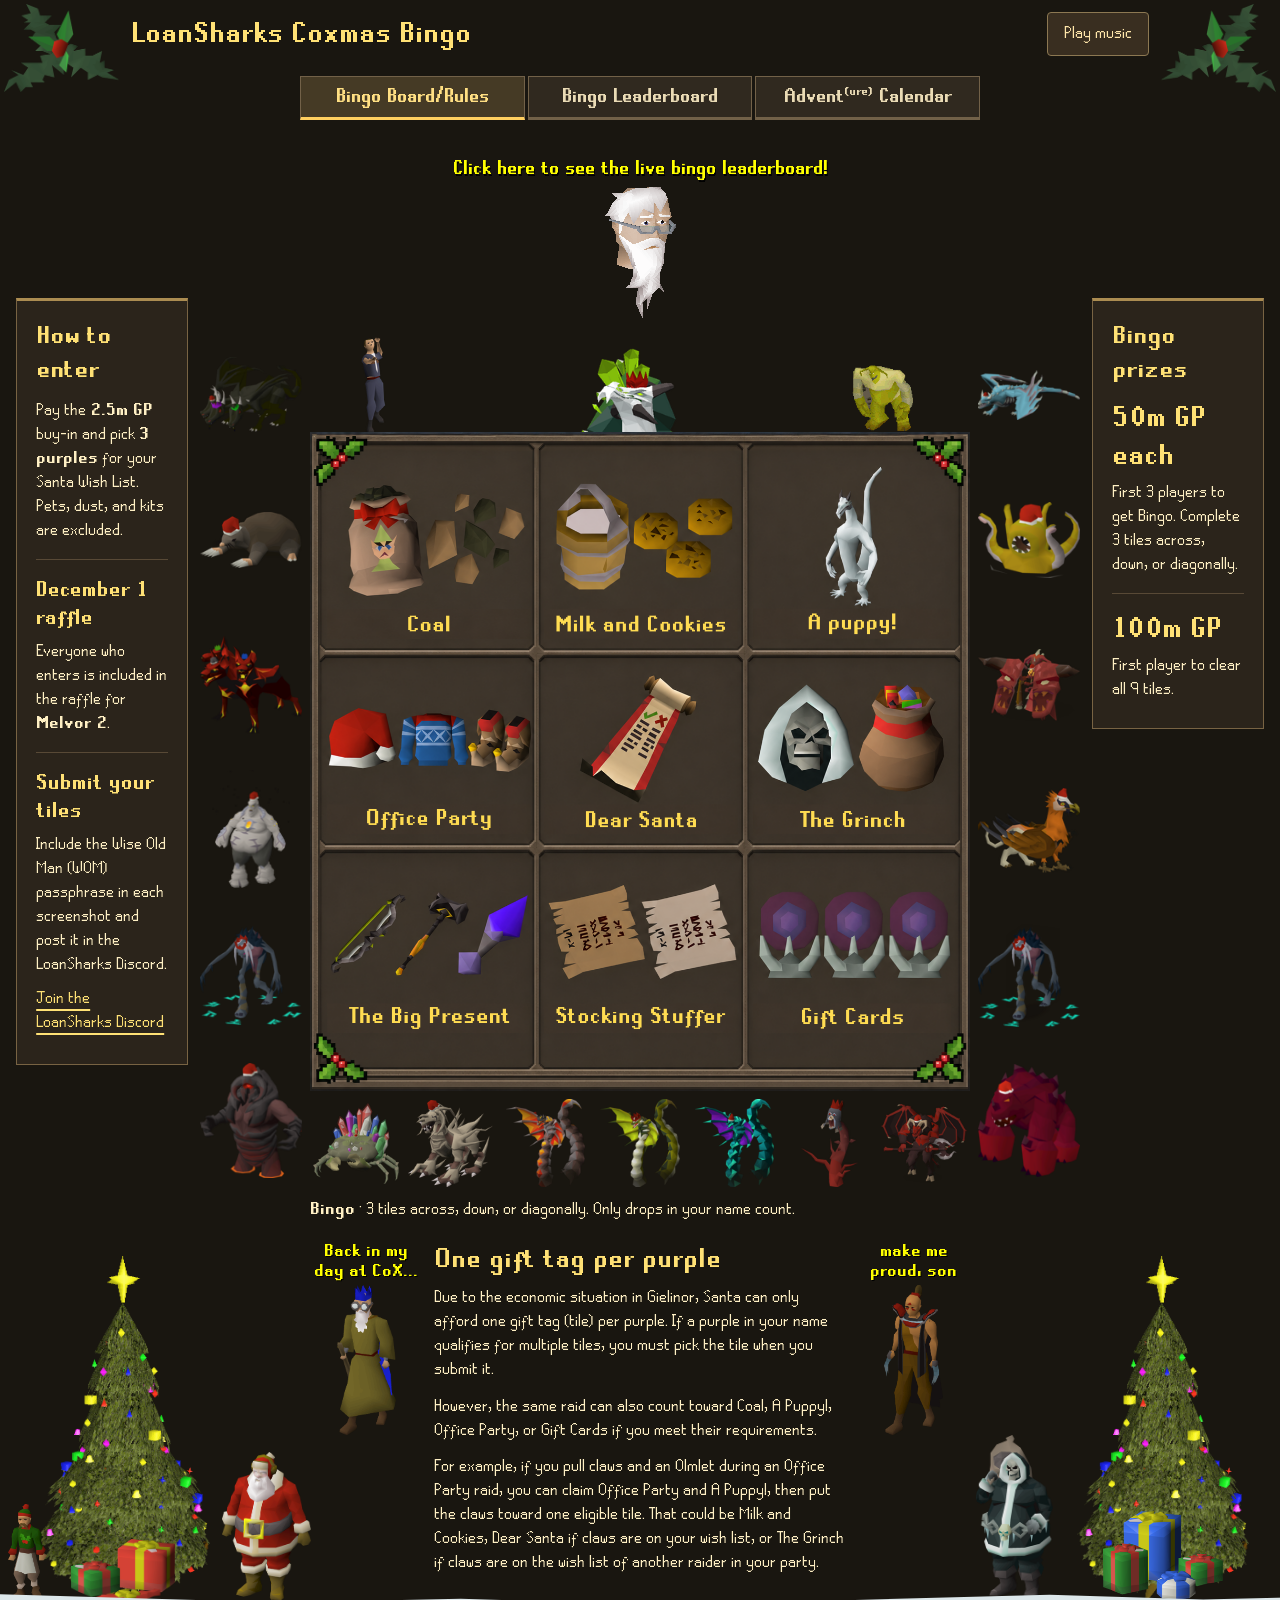
<file: index.html>
<!doctype html>
<html lang="en">
<head>
<meta charset="utf-8">
<meta name="viewport" content="width=device-width,initial-scale=1">
<title>LoanSharks Coxmas Bingo</title>
<link rel="stylesheet" href="./css/site.css">
<link rel="stylesheet" href="./css/winter.css">
<link rel="stylesheet" href="./css/board.css">
</head>
<body>
<header class="site-header">
<h1>LoanSharks Coxmas Bingo</h1>
<button type="button" id="music-toggle" title="Scape Santa">Mute music</button>
</header>
<nav class="event-tabs" aria-label="Coxmas event">
<a href="index.html" aria-current="page"><span>Bingo Board/Rules</span></a>
<a href="progress.html"><span>Bingo Leaderboard</span></a>
<a href="calendar.html"><span>Advent<sup>(ure)</sup> Calendar</span></a>
</nav>
<div class="event-layout">
<main>
<div class="keeper-row"><a class="keeper-link" href="progress.html"><span>Click here to see the live bingo leaderboard!</span><img alt="Record Keeper" width="71" height="131" src="./assets/images/record-keeper.png"></a></div>
<div class="arena">
<div class="boss-cast left" aria-hidden="true"><img alt="" title="King Black Dragon" src="./assets/images/king-black-dragon.png"><img alt="" title="Giant Mole" src="./assets/images/giant-mole.png"><img alt="" title="Cerberus" src="./assets/images/cerberus.png"><img alt="" title="Pestilent Bloat" src="./assets/images/pestilent-bloat.png"><img alt="" title="The Nightmare" src="./assets/images/the-nightmare.png"><img alt="" title="TzKal-Zuk" src="./assets/images/tzkal-zuk.png"></div>
<div class="boss-cast right" aria-hidden="true"><img alt="" title="Vorkath" src="./assets/images/vorkath.png"><img alt="" title="Kraken" src="./assets/images/kraken.png"><img alt="" title="Doom of Mokhaiotl" src="./assets/images/doom-of-mokhaiotl.png"><img alt="" title="Shellbane gryphon" src="./assets/images/shellbane-gryphon.png"><img alt="" title="Phosani&#x27;s Nightmare" src="./assets/images/phosani-s-nightmare.png"><img alt="" title="TzTok-Jad" src="./assets/images/tztok-jad.png"></div>
<div aria-hidden="true" class="snowfight"><span class="festive-olm"></span><span class="thrower"></span><span class="missile"></span><span class="gublinch"></span></div>
<div class="board">
</div>
<div class="boss-cast foot" aria-hidden="true"><img alt="" title="Gemstone Crab" src="./assets/images/gemstone-crab.png"><img alt="" title="Corporeal Beast" src="./assets/images/corporeal-beast.png"><img alt="" title="Zulrah (magma)" src="./assets/images/zulrah-magma.png"><img alt="" title="Zulrah (serpentine)" src="./assets/images/zulrah-serpentine.png"><img alt="" title="Zulrah (tanzanite)" src="./assets/images/zulrah-tanzanite.png"><img alt="" title="Vardorvis&#x27; Head" src="./assets/images/vardorvis-head.png"><img alt="" title="Yama" src="./assets/images/yama.png"></div></div>
<p><strong>Bingo</strong> · 3 tiles across, down, or diagonally. Only drops in your name count.</p>
<p id="rule" role="status"></p>
<section class="gift-rules" aria-labelledby="gift-tag-title">
  <figure class="gift-guide">
    <figcaption class="gift-speech">Back in my day at CoX...</figcaption>
    <img alt="Wise Old Man" width="354" height="905" src="./assets/images/wise-old-man.png">
  </figure>
  <div>
  <h2 id="gift-tag-title">One gift tag per purple</h2>
    <p>Due to the economic situation in Gielinor, Santa can only afford one gift tag (tile) per purple. If a purple in your name qualifies for multiple tiles, you must pick the tile when you submit it.</p>
    <p>However, the same raid can also count toward Coal, A Puppy!, Office Party, or Gift Cards if you meet their requirements.</p>
    <p>For example, if you pull claws and an Olmlet during an Office Party raid, you can claim Office Party and A Puppy!, then put the claws toward one eligible tile. That could be Milk and Cookies, Dear Santa if claws are on your wish list, or The Grinch if claws are on the wish list of another raider in your party.</p>
  </div>
  <figure class="gift-guide">
    <figcaption class="gift-speech">make me proud, son</figcaption>
    <img alt="Duradel" width="393" height="1005" src="./assets/images/duradel.png">
  </figure>
</section>

</main>
<aside class="event-panel entry" aria-labelledby="entry-title">
  <h2 id="entry-title">How to enter</h2>
  <p>Pay the <strong>2.5m GP</strong> buy-in and pick <strong>3 purples</strong> for your Santa Wish List. Pets, dust, and kits are excluded.</p>
  <h3>December 1 raffle</h3>
  <p>Everyone who enters is included in the raffle for <strong>Melvor 2</strong>.</p>
  <h3>Submit your tiles</h3>
  <p>Include the Wise Old Man (WOM) passphrase in each screenshot and post it in the LoanSharks Discord.</p>
  <a class="discord-invite" href="https://discord.gg/LoanSharks" target="_blank" rel="noopener noreferrer">Join the LoanSharks Discord</a>
</aside>
<aside class="event-panel prizes" aria-labelledby="prizes-title">
  <h2 id="prizes-title">Bingo prizes</h2>
  <p><strong class="amount">50m GP each</strong>First 3 players to get Bingo. Complete 3 tiles across, down, or diagonally.</p>
  <p><strong class="amount">100m GP</strong>First player to clear all 9 tiles.</p>
</aside>
</div>
<div class="winter-cast" aria-hidden="true">
<div class="winter-group santa"></div>
<div class="winter-group anti"></div></div>
<div id="snowfall" aria-hidden="true"></div>
<div class="snowbank" aria-hidden="true"></div>
<!-- Scape Santa, Old School RuneScape. Music by Jagex. Source: https://oldschool.runescape.wiki/w/Scape_Santa -->
<audio id="music" preload="auto" loop src="./assets/audio/scape-santa.mp3">
</audio>
<script src="./js/tiles.js"></script>
<script src="./js/board.js"></script>
<script src="./js/music.js"></script>
<script src="./js/snowball.js"></script>
</body>
</html>
</file>
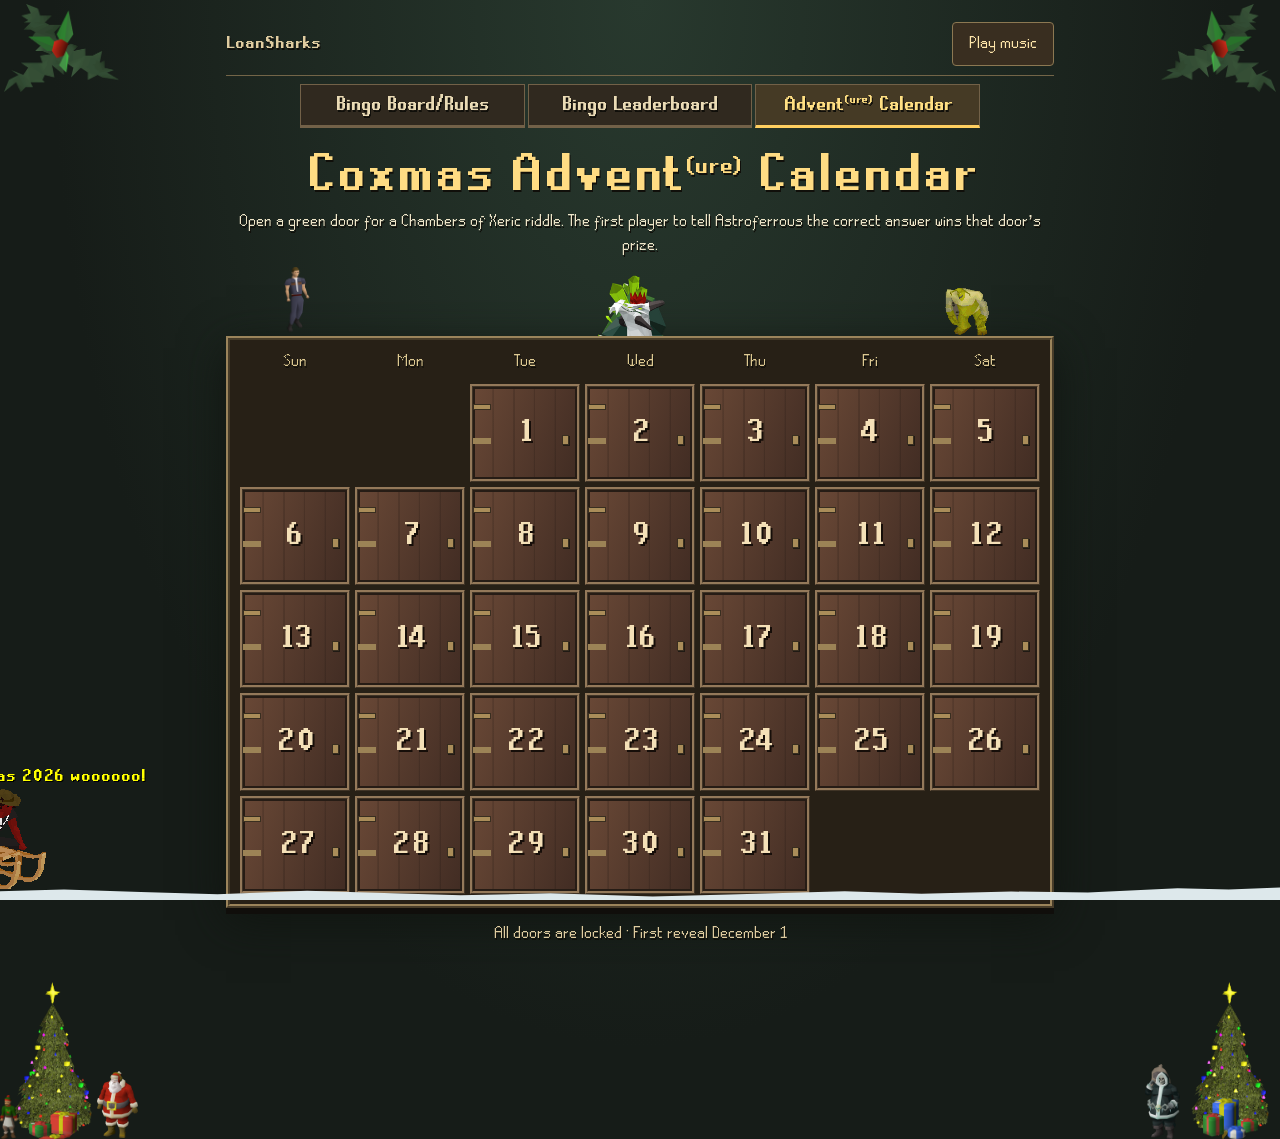
<file: calendar.html>
<!doctype html>
<html lang="en">
<head>
<meta charset="utf-8">
<meta name="viewport" content="width=device-width,initial-scale=1">
<title>LoanSharks Coxmas Advent(ure) Calendar</title>
<script>
// Paste released door lines from the host key between the braces. Keep earlier lines.
const RELEASED_DOORS = {
};
</script>
<script src="./js/sealed-riddles.js"></script>
<link rel="stylesheet" href="./css/site.css">
<link rel="stylesheet" href="./css/winter.css">
<link rel="stylesheet" href="./css/calendar.css">
</head>
<body>
<main>
<header><strong>LoanSharks</strong><button id="music-toggle" type="button">Play music</button>
</header>
<nav class="event-tabs" aria-label="Coxmas event">
<a href="index.html"><span>Bingo Board/Rules</span></a>
<a href="progress.html"><span>Bingo Leaderboard</span></a>
<a href="calendar.html" aria-current="page"><span>Advent<sup>(ure)</sup> Calendar</span></a>
</nav>
<h1>Coxmas <span class="wordmark">Advent<sup>(ure)</sup></span> Calendar</h1><p class="intro">Open a green door for a Chambers of Xeric riddle. The first player to tell Astroferrous the correct answer wins that door’s prize.</p>
<div aria-hidden="true" class="snowfight"><span class="festive-olm"></span><span class="thrower"></span><span class="missile"></span><span class="gublinch"></span></div>
<div class="frame">
<div class="grid" id="doors" aria-label="December doors"></div></div>
<p id="status"></p>
</main><!-- Custom player model with a fedora, dark clothing, slippers and waxed sled. OSRS sequence 1462, six frames at 80ms. Game art © Jagex. -->
<div class="sled-run" aria-hidden="true">
<div class="sled-rider"><span>LoanSharks Coxmas 2026 woooooo!</span><img alt="" src="./assets/images/sled-rider.webp"><i></i><i></i></div></div>
<dialog aria-labelledby="date" aria-describedby="message"><h2 id="date"></h2>
<p id="message"></p><form method="dialog"><button>Close door</button></form>
</dialog>
<div class="winter-cast" aria-hidden="true">
<div class="winter-group santa"></div>
<div class="winter-group anti"></div></div>
<div id="snowfall" aria-hidden="true"></div>
<div class="snowbank" aria-hidden="true"></div>
<!-- A Festive Party, Old School RuneScape. Music by Jagex. Source: https://oldschool.runescape.wiki/w/A_Festive_Party -->
<audio id="music" preload="auto" loop src="./assets/audio/a-festive-party.mp3">
</audio>
<script src="./js/calendar.js"></script>
<script src="./js/music.js"></script>
<script src="./js/snowball.js"></script>
</body>
</html>
</file>
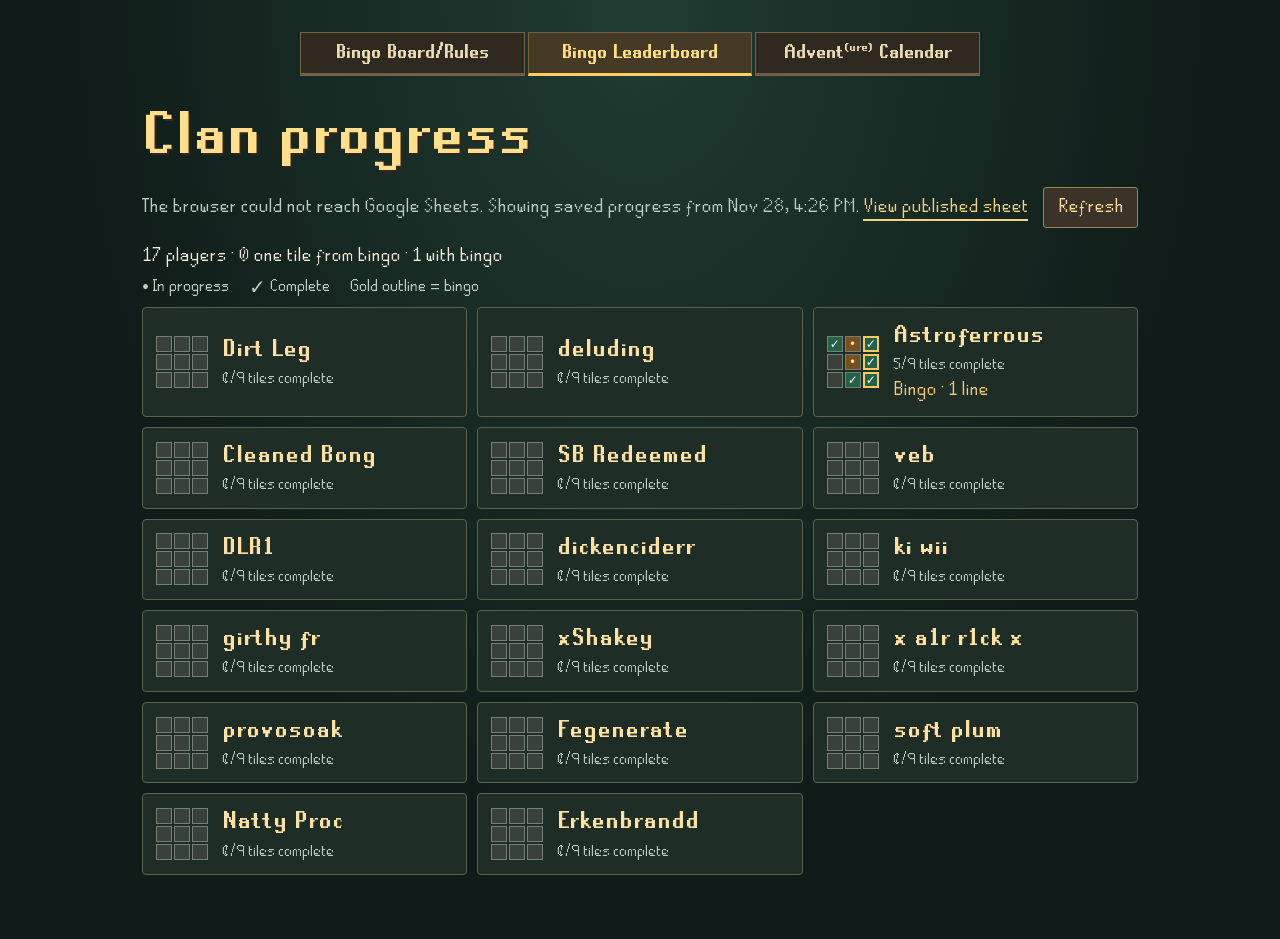
<file: progress.html>
<!doctype html>
<html lang="en">
<head>
<meta charset="utf-8">
<meta name="viewport" content="width=device-width,initial-scale=1">
<meta name="theme-color" content="#10221e">
<title>Player progress · LoanSharks Coxmas</title>
<link rel="stylesheet" href="./css/site.css">
<link rel="stylesheet" href="./css/leaderboard.css">
</head>
<body>
<main>
<nav class="event-tabs" aria-label="Coxmas event">
<a href="index.html"><span>Bingo Board/Rules</span></a>
<a href="progress.html" aria-current="page"><span>Bingo Leaderboard</span></a>
<a href="calendar.html"><span>Advent<sup>(ure)</sup> Calendar</span></a>
</nav>
<h1 id="title">Clan progress</h1>
<div class="toolbar"><span class="status" id="status" role="status">Reading the published tracker…</span><button id="refresh" type="button">Refresh</button></div>
<section id="content">
</section>
</main>
<script src="./js/tiles.js"></script>
<script src="./js/tracker-snapshot.js"></script>
<script src="./js/tracker-data.js"></script>
<script src="./js/leaderboard.js"></script>
</body>
</html>
</file>
<file: css/site.css>
/* RuneLite client fonts. */
@font-face { font-family:"RuneScape"; font-weight:400; src:url("../assets/fonts/runescape.ttf") format("truetype"); }
@font-face { font-family:"RuneScape"; font-weight:700; src:url("../assets/fonts/runescape-bold.ttf") format("truetype"); }

.event-tabs { display:grid; grid-template-columns:repeat(3,minmax(0,1fr)); gap:3px;
  width:calc(100% - 24px); max-width:680px; margin:8px auto 16px;
  font:700 22px/1 RuneScape,sans-serif; text-align:center; }
.event-tabs a { display:flex; align-items:center; justify-content:center;
  min-width:0; min-height:44px; padding:6px 4px; text-decoration:none;
  color:#eadbb5; background:#30291f; border:1px solid #726148; border-bottom:3px solid #726148; }
.event-tabs a[aria-current="page"] { color:#ffdf83; background:#453a25; border-bottom-color:#ffcf60; }
.event-tabs a:hover { background:#50412c; }
.event-tabs a:focus-visible { outline:2px solid #fff2cc; outline-offset:1px; }
.event-tabs sup { font-size:.65em; vertical-align:super; line-height:0; }
@media(max-width:560px){ .event-tabs { font-size:18px; } }
</file>
<file: css/winter.css>
button { font:inherit; }
* { box-sizing: border-box; }
body { margin: 0; min-height: 100vh; background: #191610; color: #fff0c4; font: 20px/1.2 "RuneScape",sans-serif; }
main { width: min(100%, 760px); margin: auto; padding: 12px; }
h1 { margin: 0; color: #ffe175; font: bold 32px/1 "RuneScape",sans-serif; }
p { margin: .4rem 0 .8rem; }
button { position:relative; min-width:0; min-height:0; border:0; background:#211b15; padding:0; cursor:pointer; perspective:800px; }
button:focus-visible { outline:3px solid #ffe175; outline-offset:-3px; z-index:1; }
main { padding-bottom:40px; }

#music-toggle { background:#392e20; border:1px solid #8c7852; color:#ffe6aa; border-radius:4px; font:inherit; padding:.4em .8em; min-height:44px; }
#snowfall,.snowbank { position:fixed; inset:0; overflow:hidden; pointer-events:none; z-index:2; }
.flake { position:absolute; top:-8px; background:#fff; border-radius:50%; animation:fall linear infinite; }
@keyframes fall { to { transform:translate(20px,calc(100vh + 12px)); } }
.snowbank { top:auto; height:16px; background:#dde8eb; clip-path:polygon(0 46%,5% 35%,11% 50%,17% 64%,24% 42%,30% 56%,36% 70%,43% 58%,51% 78%,57% 65%,66% 46%,72% 61%,79% 47%,85% 53%,92% 27%,96% 34%,100% 22%,100% 100%,0 100%); }
@media (prefers-reduced-motion:reduce) { #snowfall { display:none; } .flake { animation:none; } }


/* Seasonal scenery and NPC art via the OSRS Wiki, © Jagex. */
.winter-cast { --tree:url("../assets/images/christmas-tree.png"); pointer-events:none; }
.winter-group {
  position:fixed; bottom:5px; width:min(250px,calc((100vw - 760px) / 2 - 12px),30vh);
  aspect-ratio:1 / 1.12; background-repeat:no-repeat;
}
.winter-group.santa {
  left:6px; background-image:url("../assets/images/santa-scene-right.png"),url("../assets/images/santa-scene-left.png"),url("../assets/images/santa-scene-center.png"),var(--tree);
  background-position:98% bottom,0% bottom,31% bottom,22% bottom;
  background-size:auto 43%,auto 28%,34% auto,auto 100%;
}
.winter-group.anti {
  right:6px; background-image:url("../assets/images/anti-santa-scene-left.png"),url("../assets/images/anti-santa-scene-right.png"),var(--tree);
  background-position:5% bottom,74% bottom,83% bottom;
  background-size:auto 48%,39% auto,auto 100%;
}
@media (max-width:900px) {
  .winter-cast { display:flex; justify-content:space-between; align-items:end; padding:0 8px 7px; }
  .winter-group { position:static; width:clamp(95px,27vw,150px); }
  main { padding-bottom:4px; }
}
body { position:relative; }
body::before, body::after {
  content:""; position:absolute; top:4px; width:min(115px,calc((100vw - 760px) / 2 - 8px));
  aspect-ratio:1.3; background:url("../assets/images/corner-decoration.png") center / contain no-repeat;
  pointer-events:none;
}
body::before { left:4px; }
body::after { right:4px; transform:scaleX(-1); }
.discord-invite { display:inline-block; padding:10px 0; color:#ffe175; text-underline-offset:3px; }
.discord-invite:focus-visible { outline:2px solid currentColor; outline-offset:3px; }
@media (max-width:900px) {
  main { padding-top:34px; }
  body::before, body::after { width:34px; }
}

body { overflow-x:clip; }
.snowfight { position:relative; width:100%; height:clamp(60px,8vh,84px); overflow:hidden; pointer-events:none; }
.snowfight span { position:absolute; display:block; background-repeat:no-repeat; }
.thrower { left:7%; bottom:-3%; height:91%; aspect-ratio:80/148; background-image:url("../assets/images/snowball-thrower.png"); background-size:2000% 100%; }
.gublinch { right:7%; bottom:-4%; height:78%; aspect-ratio:111/118; background-image:url("../assets/images/gublinch.png"); background-size:2000% 100%; }
.missile { top:0; left:0; width:9px; height:10px; opacity:0; background-image:url("../assets/images/snowball.png"); image-rendering:pixelated; }
/* Christmas Great Olm, rendered from OSRS object 29881 and sequences 7343/7344. */
.snowfight .festive-olm {
  left:50%; bottom:0; transform:translateX(-50%); height:73%;
  aspect-ratio:154 / 222; background-size:2000% 100%;
  background-image:url("../assets/images/festive-olm.webp");
}

.snowfight { height:clamp(85px,12vh,120px); }
.snowfight .festive-olm {
  height:78%; aspect-ratio:154 / 108;
  background-size:2000% auto; background-position-y:top;
}
@media (min-width:901px) and (max-width:1399px) {
  .winter-cast { display:flex; justify-content:space-between; }
  .winter-group { position:static; width:140px; }
}
</file>
<file: css/board.css>
.board { display:grid; aspect-ratio:1; grid-template-columns:199fr 183fr 198fr; grid-template-rows:195fr 171fr 214fr; }
.card,.back,.card > img { position:absolute; inset:0; width:100%; height:100%; }
.card { transform-style:preserve-3d; transition:transform .35s ease; }
.card > img,.back { backface-visibility:hidden; }
.back { transform:rotateY(180deg); display:grid; place-items:center; background:#30251c; }
.back img { display:block; width:100%; height:100%; object-fit:contain; }
[aria-pressed="true"] .card { transform:rotateY(180deg); }
@media (prefers-reduced-motion:reduce) { .card { transition:none; } }

.site-header { display:grid; grid-template-columns:minmax(0,1fr) auto; align-items:center; gap:12px; padding:12px calc(var(--corner-width) + 16px); }
.site-header h1 { text-align:left; overflow-wrap:anywhere; }

.snowbank { height:32px; width:200%; left:-50%; right:auto; }
body { --corner-width:min(115px,calc((100vw - 760px) / 2 - 8px)); }
body::before, body::after { width:var(--corner-width); }
@media (max-width:900px) { body { --corner-width:34px; } }


/* Festive boss renders from the OSRS Wiki's 2025 Christmas event gallery. */
.arena { position:relative; }
.boss-cast { display:flex; align-items:center; justify-content:space-around; gap:4px; }
.boss-cast img { display:block; object-fit:contain; min-width:0; }
.boss-cast.left,.boss-cast.right { position:absolute; top:0; bottom:0; flex-direction:column; width:clamp(86px,8vw,114px); }
.boss-cast.left { right:calc(100% + 8px); }
.boss-cast.right { left:calc(100% + 8px); }
.boss-cast:is(.left,.right) img { width:100%; height:14%; }
.boss-cast.foot { padding:8px 0 4px; }
.boss-cast.foot img { width:13%; height:clamp(38px,8vw,88px); }
@media (min-width:1400px) {
  .winter-group { max-width:calc(100vw - 1030px); }
}
@media (max-width:1000px) {
  .arena { display:grid; grid-template-columns:repeat(2,minmax(0,1fr)); }
  .arena .snowfight,.arena .board,.boss-cast.foot { grid-column:1 / -1; }
  .boss-cast.left,.boss-cast.right { position:static; width:auto; flex-direction:row; }
  .boss-cast:is(.left,.right) img { width:calc((100% - 20px) / 6); height:clamp(34px,7vw,65px); }
}
@media (max-width:560px) {
  .boss-cast.left,.boss-cast.right { grid-column:1 / -1; }
  .boss-cast:is(.left,.right) img { height:clamp(36px,10vw,55px); }
}

.event-layout { max-width:1580px; margin:auto; padding:0 16px; display:grid;
  grid-template-columns:minmax(172px,1fr) minmax(0,760px) minmax(172px,1fr);
  column-gap:calc(clamp(86px,8vw,114px) + 20px); align-items:start; }
.event-layout main { grid-area:1 / 2; width:100%; padding-inline:0; }
.event-panel { margin-top:clamp(130px,18vh,190px); padding:clamp(14px,1.5vw,24px);
  background:#2b241b; border:1px solid #786343; border-top:3px solid #ab8c51; }
.entry { grid-area:1 / 1; }
.prizes { grid-area:1 / 3; }
.event-panel h2,.event-panel h3,.amount { font-family:inherit; color:#ffe175; line-height:1.2; }
.event-panel h2 { font-size:28px; margin:0 0 .7rem; }
.event-panel h3,.prizes p + p { border-top:1px solid #584936; padding-top:1rem; margin:1rem 0 .4rem; }
.event-panel h3 { font-size:24px; }
.event-panel p { margin:.4rem 0 0; }
.amount { display:block; font-size:32px; margin-bottom:.35rem; }
.winter-cast { display:flex; justify-content:space-between; }
.winter-group { position:static; }
@media (max-width:1000px) {
  .event-layout { max-width:760px; grid-template-columns:repeat(2,minmax(0,1fr)); gap:14px; }
  .event-layout main { grid-area:1 / 1 / 2 / -1; padding-bottom:0; }
  .event-panel { grid-area:auto; margin:0; }
}
@media (max-width:560px) {
  .event-layout { grid-template-columns:minmax(0,1fr); padding-inline:12px; }
}

.gift-rules { display:grid; grid-template-columns:minmax(82px,17%) minmax(0,1fr) minmax(82px,17%); gap:12px; align-items:start; text-align:left; margin:1.25rem auto; }
.gift-guide { margin:0; text-align:center; }
.gift-guide img { display:block; width:auto; height:150px; margin:3px auto 0; }
.gift-speech { color:#ffff00; font-weight:bold; font-size:20px; line-height:1; text-shadow:1px 1px #000; text-wrap:balance; }
.gift-rules h2 { margin:0 0 .5rem; color:#ffe175; }
@media (max-width:560px) {
  .gift-rules { grid-template-columns:repeat(2,minmax(0,1fr)); row-gap:10px; }
  .gift-guide { align-self:end; }
  .gift-guide img { height:90px; }
  .gift-guide:last-child { grid-area:1 / 2; }
  .gift-rules > div { grid-area:2 / 1 / 3 / -1; }
}

/* Set the scenery on the page's snowbank at the foot of the event. */
.snowbank { position:absolute; }
.winter-cast { align-items:flex-end; padding:0 8px 12px; }
.event-layout main { padding-bottom:24px; }
.gift-rules { margin-bottom:0; }
@media (min-width:1001px) {
  .winter-cast { position:absolute; bottom:0; left:0; right:0; }
  .winter-group { width:clamp(200px,24vw,356px); }
  .event-panel { margin-bottom:calc(clamp(200px,24vw,356px) * 1.12 + 12px); }
}
@media (max-width:1000px) {
  .winter-group { width:clamp(140px,26vw,200px); }
}

.keeper-row { min-width:0; }
.keeper-link { display:flex; flex-direction:column; align-items:center; gap:6px;
  width:fit-content; max-width:100%; margin:4px auto 0; padding:6px;
  text-align:center; text-decoration:none; color:#ffff00;
  font:700 22px/1.05 RuneScape,serif; text-shadow:1px 2px #000; }
.keeper-link span { max-width:100%; text-wrap:balance; }
.keeper-link img { display:block; width:71px; height:131px; image-rendering:pixelated; }
.keeper-link:hover span,.keeper-link:focus-visible span { text-decoration:underline; }
.keeper-link:focus-visible { outline:2px solid #ffe175; outline-offset:3px; }
</file>
<file: css/calendar.css>
header { display:flex; align-items:center; justify-content:space-between; flex-wrap:wrap; gap:.3rem 1rem; }


@media (min-width:1400px) {
  .winter-group { max-width:calc((100vw - 1030px) / 2); }
}
body {background:radial-gradient(ellipse at top,#28392e,#161c18 65%);text-shadow:1px 2px #100f0a}
main {width:min(100%,860px);padding:22px 16px}
header {display:flex;border-bottom:1px solid #736548;padding-bottom:9px;color:#dfcca0}
h1 {text-align:center;font-size:clamp(36px,6vw,60px);margin:18px 0 4px;color:#ffdc83}
.intro {text-align:center;margin:0;color:#efe6c9}
.snowfight {height:78px}
.frame {padding:10px;background:#272016;border:4px ridge #9b845b;box-shadow:0 6px 0 #100e0b,0 12px 42px #101510}
.grid {display:grid;grid-template-columns:repeat(7,minmax(0,1fr));gap:5px}
.weekday {text-align:center;color:#ddc992;padding-bottom:5px}
.door:first-of-type {grid-column:3}
.door {color:#f4e0b7;font-size:clamp(23px,4vw,36px);font-weight:bold;height:clamp(63px,9vw,98px);border:3px ridge #94795a;text-shadow:2px 2px #160e09;background:repeating-linear-gradient(90deg,transparent 0 18%,#0002 19% 20%),linear-gradient(110deg,#694836,#412c23);box-shadow:inset 0 0 0 2px #261c15;transition:transform .18s}
.door::before,.door::after {content:"";position:absolute;background:#aa8d59;border:1px solid #392e20;box-shadow:1px 1px #201a14}
.door::before {width:15%;height:4px;left:0;top:18%;box-shadow:0 34px #9c8356}
.door::after {width:5px;height:8px;right:8%;top:52%}
.door:disabled {cursor:default}
.door:not(:disabled) {border-color:#e3bf76;background:repeating-linear-gradient(90deg,transparent 0 18%,#0002 19% 20%),linear-gradient(115deg,#356044,#213f32);color:#ffdf91}
.door:not(:disabled):hover {transform:translateY(-2px)}
.door.seen::after {content:"✓";background:none;border:0;box-shadow:none;color:#e2d395;top:4px;right:5px;width:auto;height:auto;font-size:18px}
#status {text-align:center;color:#dfcca0;margin:14px 0}
dialog {max-width:min(90vw,450px);text-align:center;padding:25px;border:4px ridge #b49965;background:#30291e;color:#fff0cf;font:inherit;text-shadow:inherit}
dialog::backdrop {background:#0a100dd9}
dialog h2 {margin:0;color:#ffda80} dialog p {font-size:24px;margin:18px 0}
dialog button {color:#ffdf9a;border:2px ridge #a58a5c;background:#473a29;padding:7px 20px}
@media(max-width:560px){main{padding:12px 6px}.frame{padding:4px}.grid{gap:2px}.door{border-width:2px}.snowfight{height:64px}.weekday{font-size:16px}header{padding-inline:8px}}
@media(prefers-reduced-motion:reduce){.door{transition:none}}
.wordmark { white-space: nowrap; } h1 sup { font-size: .46em; vertical-align: super; line-height: 0; }

main, .winter-cast { position:relative; z-index:1; }
.sled-run {
  position:fixed; inset:auto 0 0; height:155px; z-index:1;
  overflow:hidden; pointer-events:none;
}
.sled-rider {
  position:absolute; left:0; bottom:6px;
  width:0; display:flex; flex-direction:column; align-items:center; gap:2px;
  animation:snowbank-ride 18s linear infinite;
}
.sled-rider span { font:700 20px/1 "RuneScape",sans-serif; color:#ffff00; text-shadow:1px 1px #000; white-space:nowrap; }
.sled-rider img { display:block; width:92px; height:auto; image-rendering:pixelated; }
.sled-rider i { position:absolute; bottom:3px; left:-29px; width:3px; height:3px;
  background:#f3fbff; box-shadow:-5px -2px #b7dbe5, 3px -3px #fff, -8px 1px #e4f1f4;
  animation:runner-spray .52s linear infinite; }
.sled-rider i:last-child { animation-delay:-.26s; }

/* Olmlet follower, NPC 7519, OSRS walking sequence 7395. Game art © Jagex. */
.sled-rider::before {
  content:""; position:absolute; right:62px; bottom:5px; width:35px; height:84px;
  background:url("../assets/images/olmlet.webp") center bottom / contain no-repeat;
  image-rendering:pixelated; animation:olmlet-chase 3.2s ease-in-out infinite alternate;
}
@keyframes olmlet-chase { from { transform:translateX(-13px); } to { transform:translateX(4px); } }
@media(max-width:1000px) { .sled-rider::before { right:52px; bottom:4px; width:30px; height:72px; } }

@keyframes runner-spray {
  0% { transform:translate(0,0); opacity:0; }
  15% { opacity:1; } 55% { transform:translate(-13px,-7px); }
  100% { transform:translate(-32px,1px); opacity:0; }
}
/* Follow the top edge of the existing 16px snowbank. */
@keyframes snowbank-ride {
  0% { transform:translate(-180px,0); }
  9% { transform:translate(0vw,-0.6px); }
  12.3% { transform:translate(5vw,-2.4px); }
  16.26% { transform:translate(11vw,0.0px); }
  20.22% { transform:translate(17vw,2.2px); }
  24.84% { transform:translate(24vw,-1.3px); }
  28.8% { transform:translate(30vw,1.0px); }
  32.76% { transform:translate(36vw,3.2px); }
  37.38% { transform:translate(43vw,1.3px); }
  42.66% { transform:translate(51vw,4.5px); }
  46.62% { transform:translate(57vw,2.4px); }
  52.56% { transform:translate(66vw,-0.6px); }
  56.52% { transform:translate(72vw,1.8px); }
  61.14% { transform:translate(79vw,-0.5px); }
  65.1% { transform:translate(85vw,0.5px); }
  69.72% { transform:translate(92vw,-3.7px); }
  72.36% { transform:translate(96vw,-2.6px); }
  75% { transform:translate(100vw,-4.5px); }
  87%,100% { transform:translate(calc(100vw + 180px),0); }
}
@media(max-width:1000px) {
  .sled-rider img { width:82px; }
}
@media(prefers-reduced-motion:reduce) { .sled-run { display:none; } }
</file>
<file: css/leaderboard.css>
*{box-sizing:border-box}body{margin:0;min-height:100vh;background:radial-gradient(ellipse at top,#203c32,#101c19 62%);color:#f5eddb;font:22px/1.12 RuneScape,Georgia,serif}main{max-width:1080px;margin:auto;padding:24px clamp(14px,4vw,42px) 64px}
a{color:#f6d383;text-underline-offset:4px}nav,.toolbar,.card,.heading{display:flex;align-items:center;gap:14px}nav,.toolbar{justify-content:space-between;flex-wrap:wrap}.toolbar{margin:16px 0}.heading{justify-content:space-between;align-items:baseline;flex-wrap:wrap}h1{font-size:clamp(40px,7vw,68px);line-height:1;margin:27px 0 12px;color:#ffdf8c;text-shadow:2px 2px #34251b}h2{font-size:32px;margin:12px 0}p{margin:8px 0}.status,small{color:#c1cfc3}button{background:#3b3327;color:#ffe4a1;border:1px solid #9b8257;font:inherit;cursor:pointer;padding:7px 14px;border-radius:3px}a:focus-visible,button:focus-visible{outline:3px solid #fff}
.wall{display:grid;grid-template-columns:repeat(auto-fill,minmax(min(100%,275px),1fr));gap:10px}.card,.notice{background:#1e2d26;border:1px solid #57634a;border-radius:4px;padding:13px}.card{text-decoration:none;color:inherit}.card:hover{border-color:#edca76;background:#29392e}.card strong{font-size:26px;color:#ffe1a3}.card small,.card span.note{display:block;margin-top:4px}.note,.near{color:#f6cc77}.mini{flex:none;display:grid;grid-template-columns:repeat(3,16px);gap:2px}.mini i{height:16px;display:grid;place-items:center;font:12px/1 system-ui;font-style:normal}.cell{background:#39423a;border:1px solid #778075}.part{background:#76501e;color:#ffe3a0}.done{background:#236247;color:#fff}.win{outline:2px solid #f5ca63;outline-offset:-2px}
.board{display:grid;grid-template-columns:199fr 183fr 198fr;grid-template-rows:195fr 171fr 214fr;aspect-ratio:1;width:min(100%,620px);margin:18px 0}.tile{position:relative;min-width:0;min-height:0}.tile img{width:100%;height:100%;display:block}.tile.win{z-index:1;box-shadow:inset 0 0 0 4px #f5ca63}.tile.win:after{content:'';position:absolute;inset:0;border:3px solid #f5ca63;pointer-events:none}.count{position:absolute;right:7%;bottom:8%;border:1px solid #cfbc8a;padding:1px 6px;border-radius:3px;font-weight:bold;box-shadow:1px 2px 3px #000}.legend{color:#c1cfc3;font-size:20px}.notice{margin:12px 0}.notice ul{margin:6px 0;padding-left:24px}
</file>
